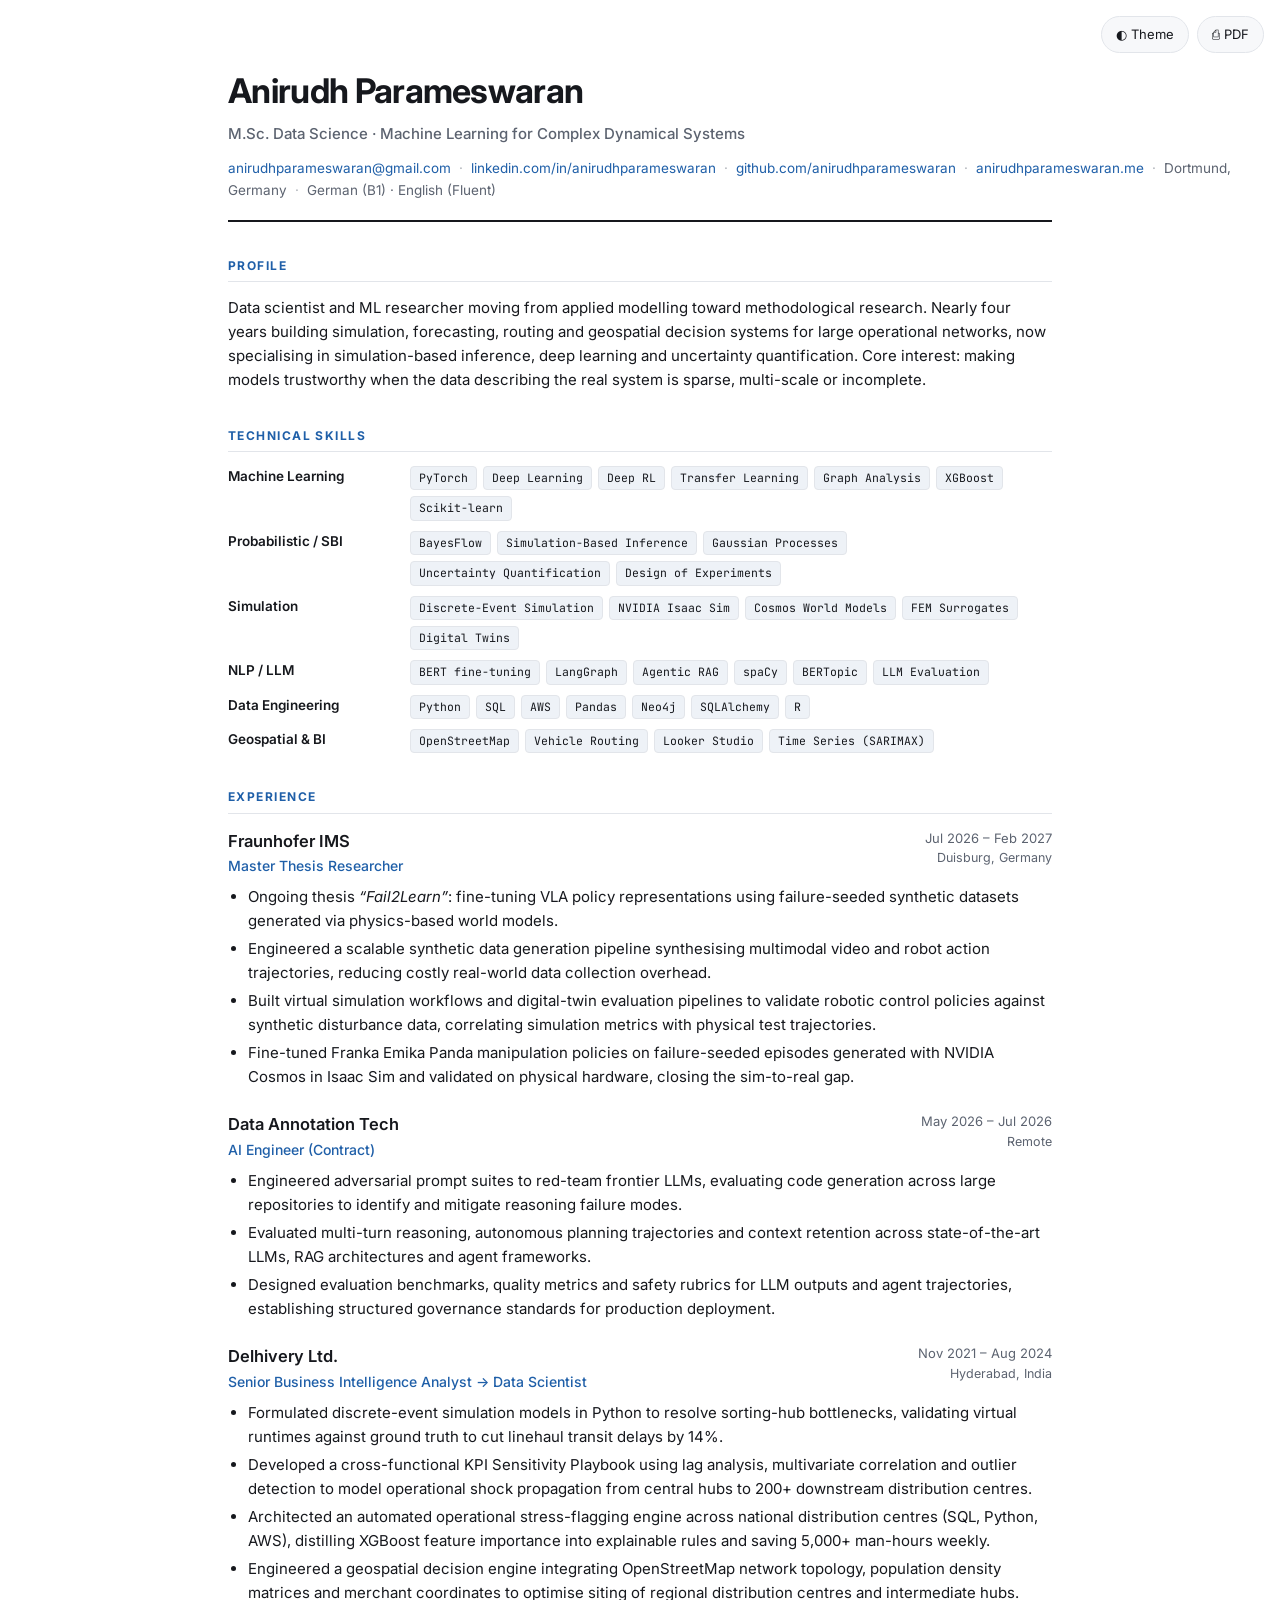
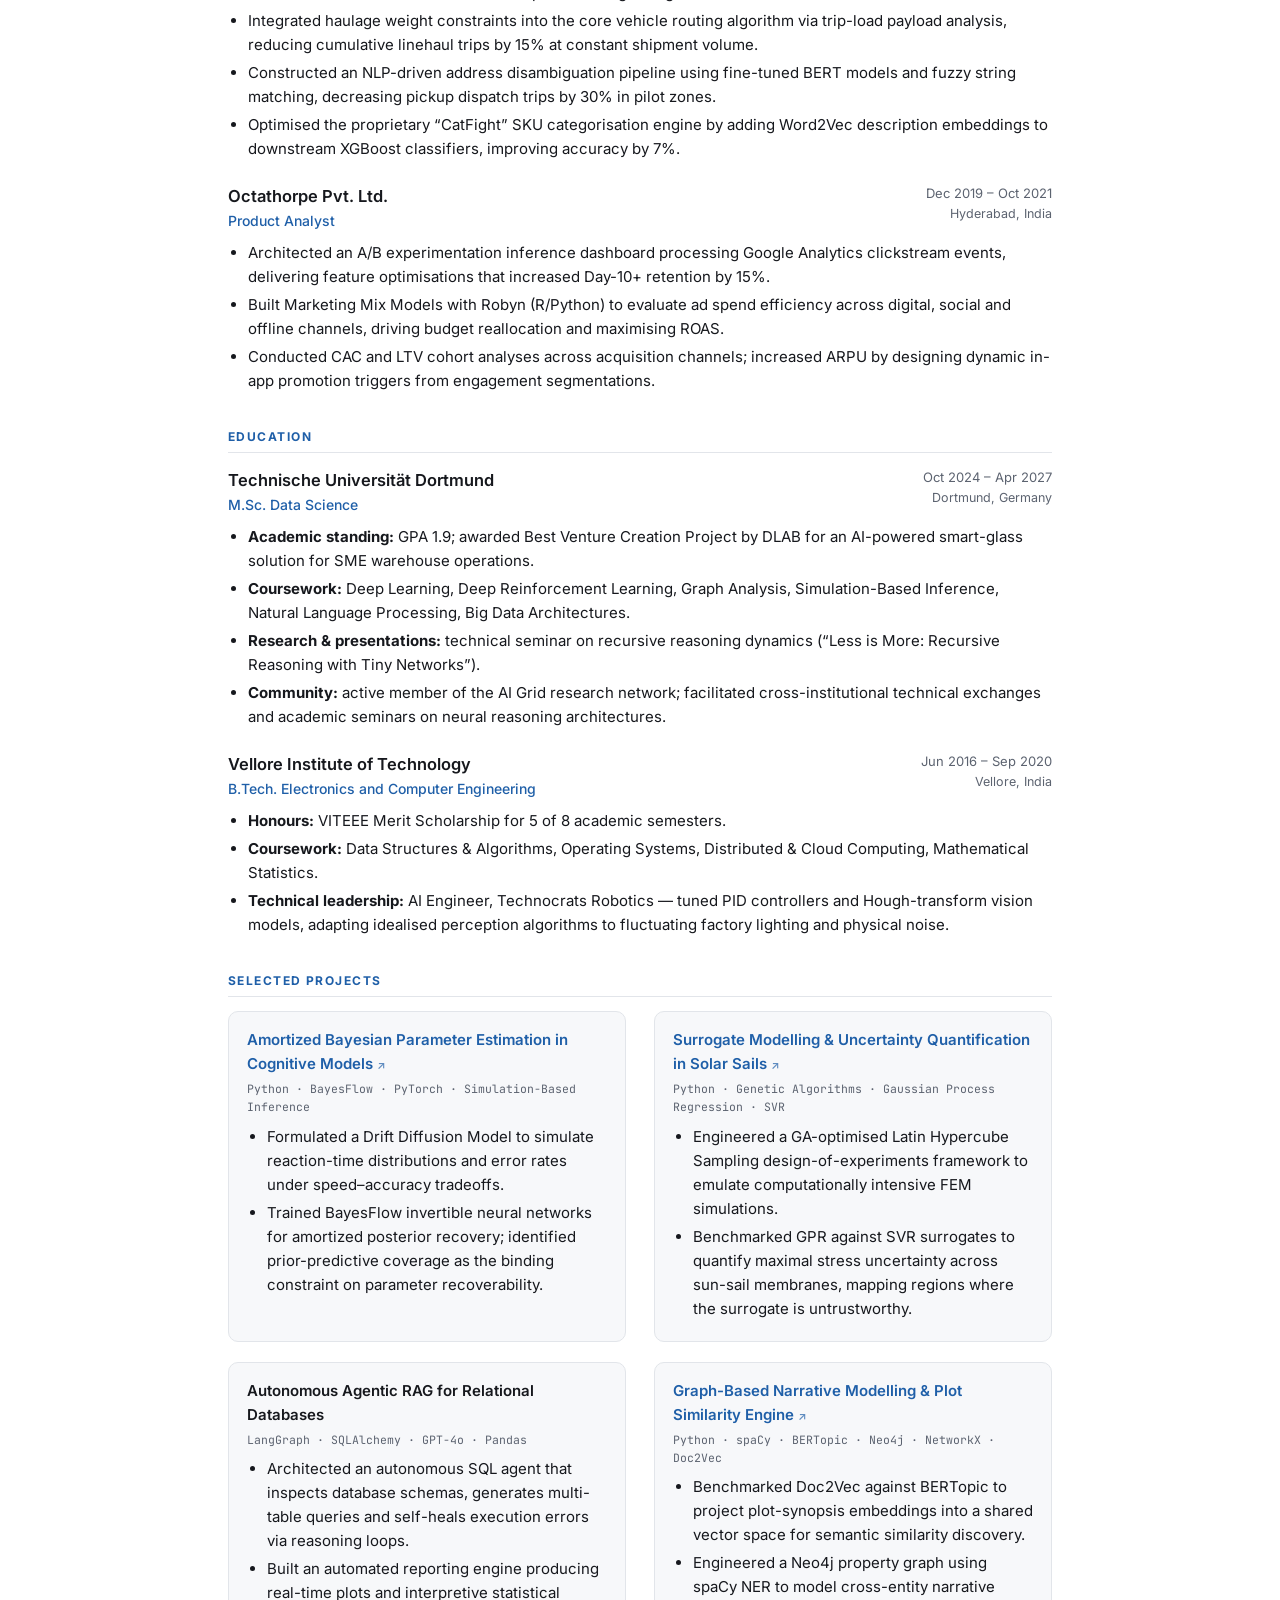
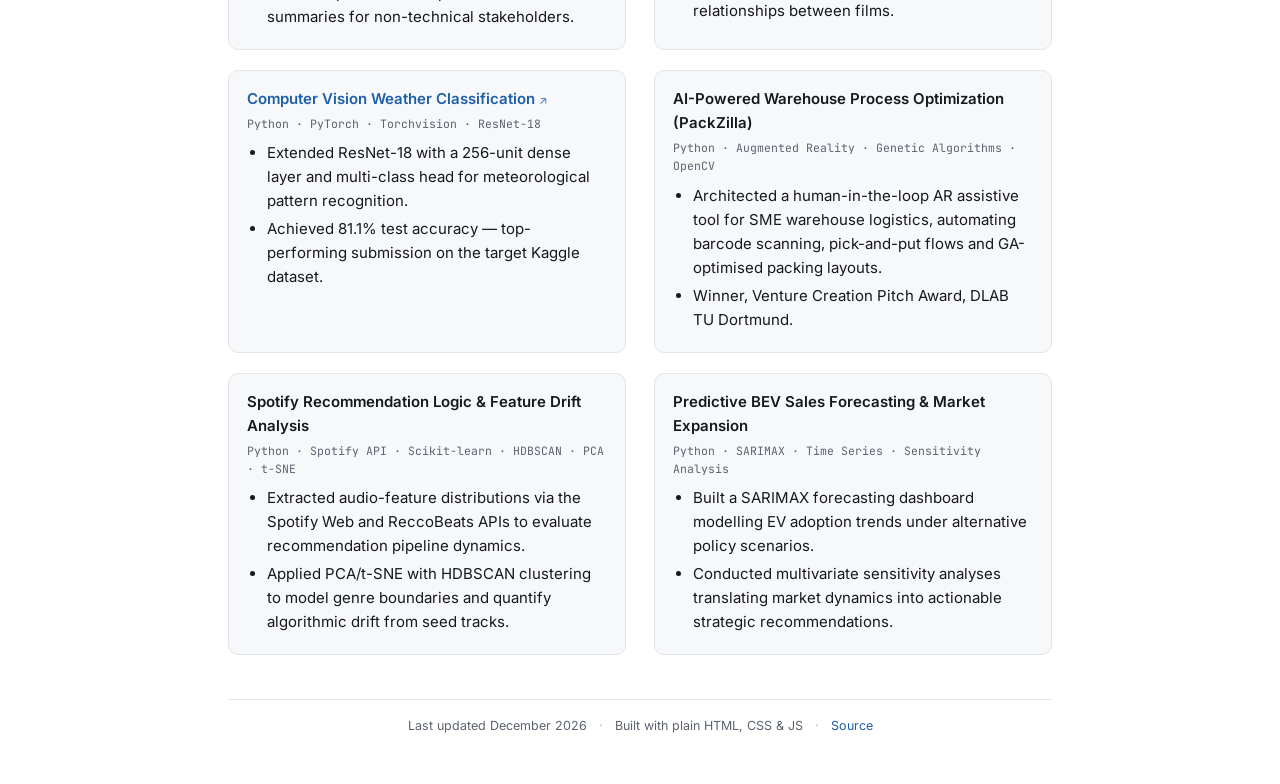
<file: index.html>
<!DOCTYPE html>
<html lang="en" data-theme="light">
<head>
  <meta charset="UTF-8" />
  <meta name="viewport" content="width=device-width, initial-scale=1.0" />
  <title>Anirudh Parameswaran — Data Science &amp; ML Research</title>
  <meta name="description" content="Résumé of Anirudh Parameswaran — M.Sc. Data Science (TU Dortmund), machine learning, simulation-based inference, Earth observation." />
  <meta name="author" content="Anirudh Parameswaran" />

  <!-- Open Graph -->
  <meta property="og:title" content="Anirudh Parameswaran — Résumé" />
  <meta property="og:description" content="Machine learning, simulation-based inference, and data science." />
  <meta property="og:type" content="profile" />

  <link rel="preconnect" href="https://fonts.googleapis.com" />
  <link rel="preconnect" href="https://fonts.gstatic.com" crossorigin />
  <link href="https://fonts.googleapis.com/css2?family=Inter:wght@400;500;600;700&family=JetBrains+Mono:wght@400;500&display=swap" rel="stylesheet" />
  <link rel="stylesheet" href="assets/css/style.css" />
</head>
<body>
  <div class="toolbar no-print">
    <button id="themeToggle" type="button" aria-label="Toggle colour theme">◐ Theme</button>
    <button id="printBtn" type="button" aria-label="Print or save as PDF">⎙ PDF</button>
  </div>

  <main class="page" id="resume">
    <header class="masthead" id="masthead"></header>
    <section id="summary"></section>
    <section id="skills"></section>
    <section id="experience"></section>
    <section id="education"></section>
    <section id="projects"></section>
    <footer class="footer" id="footer"></footer>
  </main>

  <script src="assets/js/data.js"></script>
  <script src="assets/js/app.js"></script>
</body>
</html>
</file>
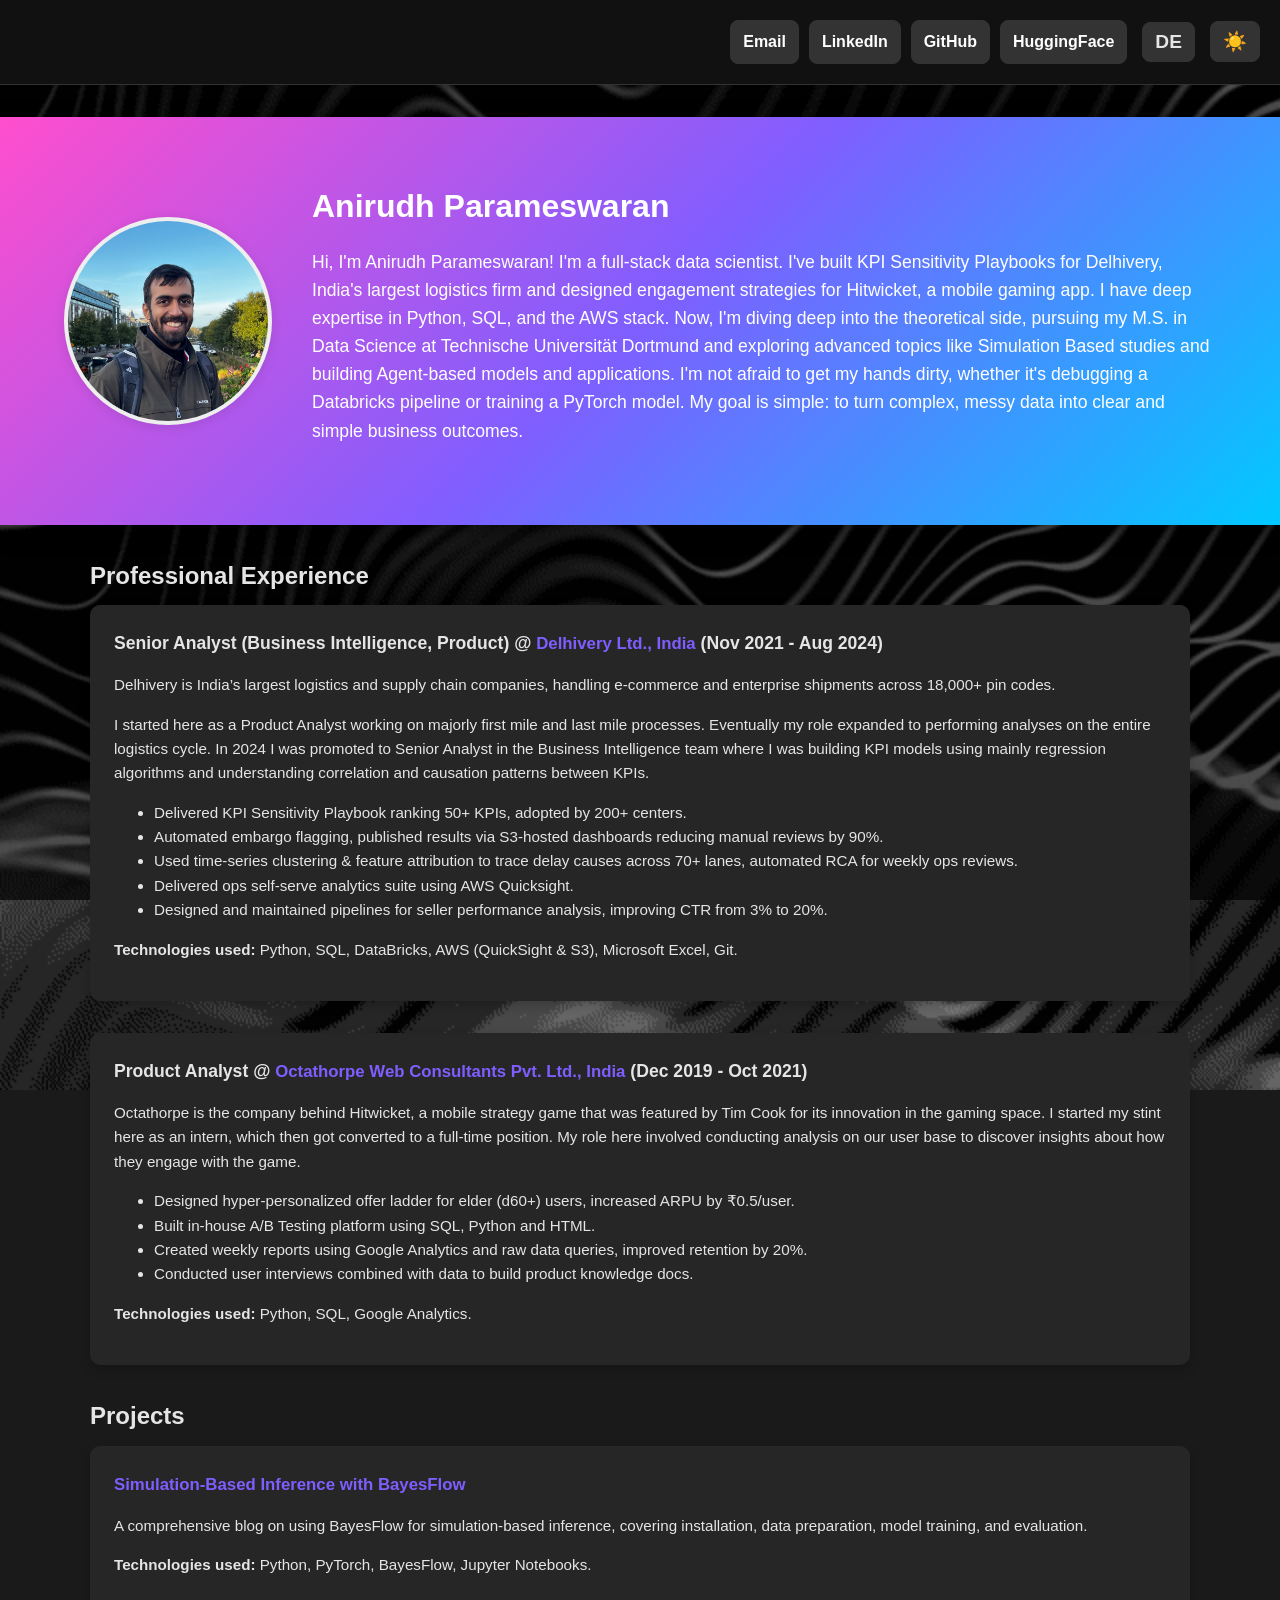
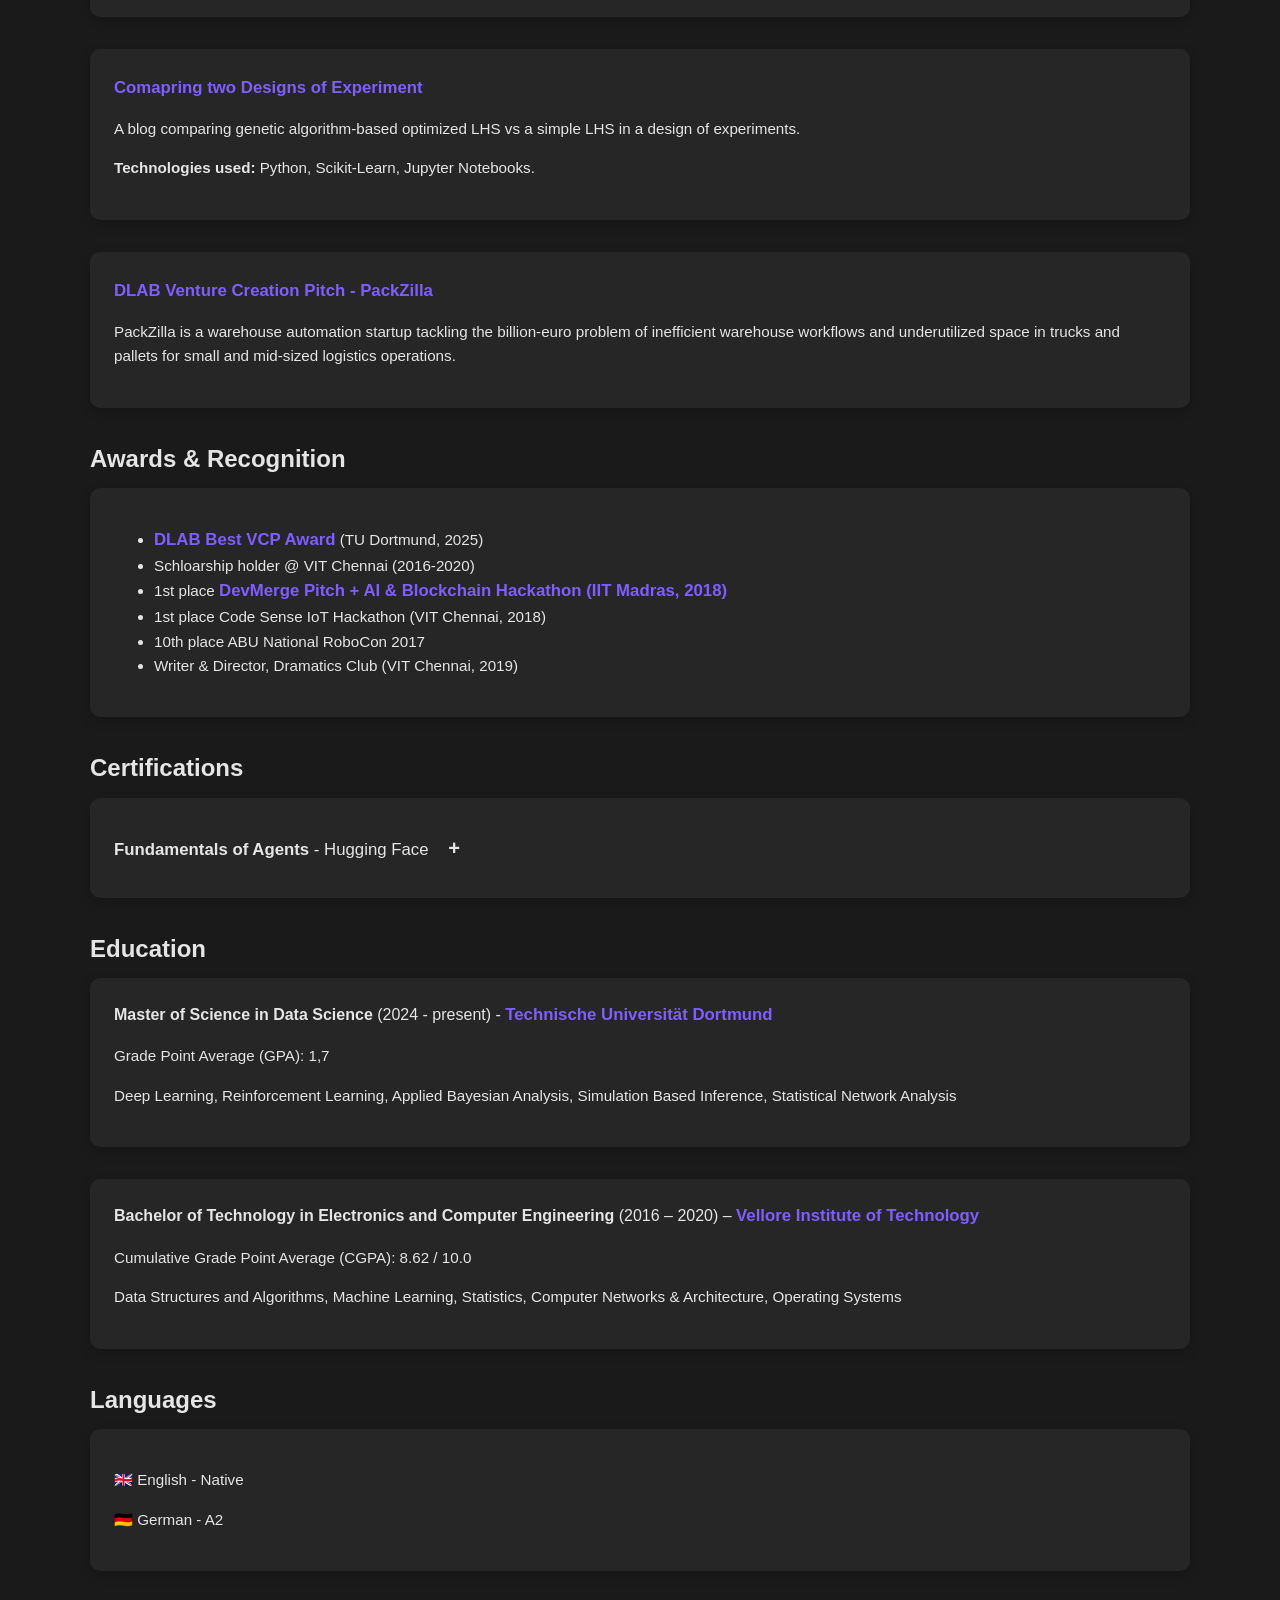
<file: backup/index.html>
<!DOCTYPE html>
<html lang="en">
<head>
  <meta charset="UTF-8">
  <meta name="description" content="Anirudh Parameswaran's Data Science and AI Portfolio. Data Scientist experienced in Python, SQL, AWS, and Machine Learning.">
  <meta name="google-site-verification" content="HrU-pLUY8LVALM1vBz6lawh7CKOhhq_u2yKP85nhKgg" />
  <title>Anirudh Parameswaran</title>
  <link rel="stylesheet" href="styles.css?v=1">
  <link rel="icon" type="image/png" href="assets/images/ghost.png?v=1">
</head>
<body>

  <header>
    <div class="header-controls">
      <div class="social-links">
        <a class="header-link" href="mailto:anirudhparameswaran@gmail.com" title="Email">Email</a>
        <a class="header-link" href="https://www.linkedin.com/in/anirudhparameswaran/" title="LinkedIn">LinkedIn</a>
        <a class="header-link" href="https://github.com/anirudhparameswaran" title="GitHub">GitHub</a>
        <a class="header-link" href="https://huggingface.co/eepyweepy" title="HuggingFace">HuggingFace</a>
      </div>
      <button class="lang-toggle" id="langToggle">DE</button> 
      <button class="theme-toggle" id="themeToggle"><span id="themeToggleIcon">☀️</span></button>
    </div>
  </header>

  <section class="hero">
    <div class="profile-pic-container">
      <img src="profile_pics/IMG_9669.jpeg" alt="Profile picture - Anirudh Parameswaran" class="profile-pic">
    </div>
    <div>
      <h1>Anirudh Parameswaran</h1>
        <p>Hi, I'm Anirudh Parameswaran! I'm a full-stack data scientist. I've built KPI Sensitivity Playbooks for Delhivery, India's largest logistics firm and designed engagement strategies for Hitwicket, a mobile gaming app. I have deep expertise in Python, SQL, and the AWS stack. Now, I'm diving deep into the theoretical side, pursuing my M.S. in Data Science at Technische Universität Dortmund and exploring advanced topics like Simulation Based studies and building Agent-based models and applications. I'm not afraid to get my hands dirty, whether it's debugging a Databricks pipeline or training a PyTorch model. My goal is simple: to turn complex, messy data into clear and simple business outcomes.
        </p>
    </div>
  </section>

  <section class="section">
    <h2>Professional Experience</h2>

    <div class="card">
      <h3>Senior Analyst (Business Intelligence, Product) @ 
        <a class = "card-link" href="https://www.delhivery.com/">Delhivery Ltd., India</a>
        <span>(Nov 2021 - Aug 2024)</span>
      </h3>
      <p>Delhivery is India’s largest logistics and supply chain companies, handling e-commerce and enterprise shipments across 18,000+ pin codes.</p>
      <p>I started here as a Product Analyst working on majorly first mile and last mile processes. Eventually my role expanded to performing analyses on the entire logistics cycle. In 2024 I was promoted to Senior Analyst in the Business Intelligence team where I was building KPI models using mainly regression algorithms and understanding correlation and causation patterns between KPIs.</p>
      <ul>
        <li>Delivered KPI Sensitivity Playbook ranking 50+ KPIs, adopted by 200+ centers.</li>
        <li>Automated embargo flagging, published results via S3-hosted dashboards reducing manual reviews by 90%.</li>
        <li>Used time-series clustering & feature attribution to trace delay causes across 70+ lanes, automated RCA for weekly ops reviews.</li>
        <li>Delivered ops self-serve analytics suite using AWS Quicksight.</li>
        <li>Designed and maintained pipelines for seller performance analysis, improving CTR from 3% to 20%.</li>
      </ul>
      <p><strong>Technologies used:</strong> Python, SQL, DataBricks, AWS (QuickSight & S3), Microsoft Excel, Git.</p>
    </div>

    <div class="card">
      <h3>Product Analyst @ 
        <a class = "card-link" href="https://hitwicket.com/">Octathorpe Web Consultants Pvt. Ltd., India</a>
        <span>(Dec 2019 - Oct 2021)</span>
      </h3>
      <p>Octathorpe is the company behind Hitwicket, a mobile strategy game that was featured by Tim Cook for its innovation in the gaming space. I started my stint here as an intern, which then got converted to a full-time position. My role here involved conducting analysis on our user base to discover insights about how they engage with the game.</p>
      <ul>
        <li>Designed hyper-personalized offer ladder for elder (d60+) users, increased ARPU by ₹0.5/user.</li>
        <li>Built in-house A/B Testing platform using SQL, Python and HTML.</li>
        <li>Created weekly reports using Google Analytics and raw data queries, improved retention by 20%.</li>
        <li>Conducted user interviews combined with data to build product knowledge docs.</li>
      </ul>
      <p><strong>Technologies used:</strong> Python, SQL, Google Analytics.</p>
    </div>
  </section>

  <section class="section">
    <h2>Projects</h2>

    <div class="card">
      <h3><a class = "card-link" href="bayesflow.html">Simulation-Based Inference with BayesFlow</a></h3>
      <p>A comprehensive blog on using BayesFlow for simulation-based inference, covering installation, data preparation, model training, and evaluation.</p>
      <p><strong>Technologies used:</strong> Python, PyTorch, BayesFlow, Jupyter Notebooks.</p>
    </div>

    <div class="card">
      <h3><a class = "card-link" href="design_of_experiments.html">Comapring two Designs of Experiment</a></h3>
      <p>A blog comparing genetic algorithm-based optimized LHS vs a simple LHS in a design of experiments.</p>
      <p><strong>Technologies used:</strong> Python, Scikit-Learn, Jupyter Notebooks.</p>
    </div>

    <div class="card">
      <h3><a class = "card-link" href="https://packzilla.framer.ai/">DLAB Venture Creation Pitch - PackZilla</a></h3>
      <p>PackZilla is a warehouse automation startup tackling the billion-euro problem of inefficient warehouse workflows and underutilized space in trucks and pallets for small and mid-sized logistics operations.</p>
    </div>
  </section>

  <section class="section">
  <h2>Awards & Recognition</h2>
    <div class="card">
      <ul>
        <li><a class="card-link" href="https://www.dlab-tu-dortmund.de/projects/packzilla/">DLAB Best VCP Award</a> (TU Dortmund, 2025)</li>
        <li>Schloarship holder @ VIT Chennai (2016-2020)</li> 
        <li>1st place <a class="card-link" href="https://www.hackathon.com/event/blockchain-and-ai-hackathon-5bbb5b20dee1580004a2e416">DevMerge Pitch + AI & Blockchain Hackathon (IIT Madras, 2018)</a></li>
        <li>1st place Code Sense IoT Hackathon (VIT Chennai, 2018)</li>
        <li>10th place ABU National RoboCon 2017</li>
        <li>Writer & Director, Dramatics Club (VIT Chennai, 2019)</li>
      </ul>
    </div>
  </section>

  <!-- <section class="section">
    <h2>Certifications</h2>
    <div class="card">
      <p><strong>Fundamentals of Agents</strong> - Hugging Face</p>
      <img class = "certificate" src="assets/images/Fundamentals of Agents Certificate - Hugging Face.png?v=0" alt="Fundamentals of Agents Certificate">
    </div>
  </section> -->

  <section class="section">
    <h2>Certifications</h2>
    <div class="card">
      <div class="collapsible-header">
        <p><strong>Fundamentals of Agents</strong> - Hugging Face <span class="toggle-icon">+</span></p>
      </div>
      <div class="collapsible-content">
        <img class = "certificate" src="assets/images/Fundamentals of Agents Certificate - Hugging Face.png?v=0" alt="Fundamentals of Agents Certificate">
      </div>
    </div>
  </section>

  <section class="section">
    <h2>Education</h2>
    <div class="card">
      <strong>Master of Science in Data Science</strong> (2024 - present) - <a class="card-link" href="https://www.tu-dortmund.de/">Technische Universität Dortmund</a>
        <p>Grade Point Average (GPA): 1,7</p>
        <p>Deep Learning, Reinforcement Learning, Applied Bayesian Analysis, Simulation Based Inference, Statistical Network Analysis</p>
    </div>
    <div class="card">
      <strong>Bachelor of Technology in Electronics and Computer Engineering</strong> (2016 – 2020) – <a class="card-link" href="https://vit.ac.in/">Vellore Institute of Technology</a>
        <p>Cumulative Grade Point Average (CGPA): 8.62 / 10.0</p>
        <p>Data Structures and Algorithms, Machine Learning, Statistics, Computer Networks & Architecture, Operating Systems</p>

    </div>
  </section>

  <section class="section">
    <h2>Languages</h2>
    <div class="card">
      <p>🇬🇧 English - Native</p>
      <p>🇩🇪 German - A2</p>
  </div>
  </section>

  <script>
    const toggle = document.getElementById("themeToggle");
    const body = document.body;

    toggle.addEventListener("click", () => {
      body.classList.toggle("light");
      if (body.classList.contains("light")) {
        toggle.textContent = "🌙";
      } else {
        toggle.textContent = "☀️";
      }
    });

  // --- Collapsible Functionality ---
    // --- Collapsible Functionality ---
    const collapsibleHeader = document.querySelector('.collapsible-header');

    if (collapsibleHeader) {
      collapsibleHeader.addEventListener('click', function() {
        // Toggle the active class on the header itself
        this.classList.toggle('active');
        
        // Find the next element, which is the content
        const content = this.nextElementSibling;
        
        // Find the icon element
        const icon = this.querySelector('.toggle-icon'); 
        
        // Toggle the active class on the content
        content.classList.toggle('active');
        
        // Change the icon based on the active state
        if (content.classList.contains('active')) {
            icon.textContent = '−'; // Change to minus when open
        } else {
            icon.textContent = '+'; // Change to plus when closed
        }
      });
    }
  </script>

</body>
</html>
</file>
<file: assets/css/style.css>
:root {
  --bg: #ffffff;
  --surface: #f7f8fa;
  --text: #16181d;
  --muted: #5c6370;
  --accent: #1f5fa8;
  --border: #e2e5ea;
  --tag-bg: #eef2f7;
  --maxw: 880px;
}
[data-theme="dark"] {
  --bg: #0f1115;
  --surface: #161922;
  --text: #e6e8ee;
  --muted: #9aa2b1;
  --accent: #6fa8ff;
  --border: #262b36;
  --tag-bg: #1d2230;
}

* { box-sizing: border-box; }
html { -webkit-text-size-adjust: 100%; }
body {
  margin: 0;
  background: var(--bg);
  color: var(--text);
  font-family: "Inter", system-ui, -apple-system, "Segoe UI", sans-serif;
  font-size: 15px;
  line-height: 1.6;
  transition: background .2s ease, color .2s ease;
}
a { color: var(--accent); text-decoration: none; }
a:hover { text-decoration: underline; }

/* toolbar */
.toolbar {
  position: fixed; top: 16px; right: 16px; display: flex; gap: 8px; z-index: 50;
}
.toolbar button {
  font: inherit; font-size: 13px; cursor: pointer;
  background: var(--surface); color: var(--text);
  border: 1px solid var(--border); border-radius: 999px;
  padding: 7px 14px; transition: all .15s ease;
}
.toolbar button:hover { border-color: var(--accent); color: var(--accent); }

/* page */
.page { max-width: var(--maxw); margin: 0 auto; padding: 64px 28px 48px; }

/* masthead */
.masthead { border-bottom: 2px solid var(--text); padding-bottom: 18px; margin-bottom: 8px; }
.name { font-size: 34px; font-weight: 700; letter-spacing: -.02em; margin: 0; }
.tagline { margin: 4px 0 12px; color: var(--muted); font-size: 15px; font-weight: 500; }
.contact-line { margin: 0; font-size: 13.5px; color: var(--muted); }
.sep { margin: 0 8px; opacity: .5; }

/* sections */
section { margin-top: 34px; }
.section-title {
  font-size: 12px; font-weight: 700; letter-spacing: .12em; text-transform: uppercase;
  color: var(--accent); margin: 0 0 14px; padding-bottom: 6px; border-bottom: 1px solid var(--border);
}
.summary-text { margin: 0; }

/* skills */
.skills-grid { display: flex; flex-direction: column; gap: 10px; }
.skill-row { display: grid; grid-template-columns: 170px 1fr; gap: 12px; align-items: start; }
.skill-label { font-weight: 600; font-size: 13.5px; }
.skill-tags { display: flex; flex-wrap: wrap; gap: 6px; }
.tag {
  font-family: "JetBrains Mono", ui-monospace, monospace; font-size: 11.5px;
  background: var(--tag-bg); border: 1px solid var(--border);
  padding: 2px 8px; border-radius: 4px; color: var(--text);
}

/* entries */
.entry { margin-bottom: 22px; }
.entry-head { display: flex; justify-content: space-between; gap: 16px; flex-wrap: wrap; }
.entry-title { font-size: 16.5px; font-weight: 600; margin: 0; }
.entry-sub { margin: 1px 0 0; color: var(--accent); font-size: 14px; font-weight: 500; }
.entry-meta { display: flex; flex-direction: column; align-items: flex-end; font-size: 13px; color: var(--muted); white-space: nowrap; }
.entry-loc { font-size: 12.5px; }
.bullets { margin: 8px 0 0; padding-left: 20px; }
.bullets li { margin-bottom: 4px; }

/* projects */
.project-grid { display: grid; grid-template-columns: 1fr 1fr; gap: 20px 28px; }
.project { background: var(--surface); border: 1px solid var(--border); border-radius: 10px; padding: 16px 18px; margin: 0; }
.project .entry-title { font-size: 15px; }
.stack { margin: 4px 0 0; font-family: "JetBrains Mono", monospace; font-size: 11.5px; color: var(--muted); }
.ext { font-size: 11px; opacity: .7; }

/* footer */
.footer { margin-top: 44px; padding-top: 16px; border-top: 1px solid var(--border); font-size: 12.5px; color: var(--muted); text-align: center; }

/* responsive */
@media (max-width: 720px) {
  .page { padding: 72px 18px 40px; }
  .name { font-size: 27px; }
  .skill-row, .project-grid { grid-template-columns: 1fr; }
  .entry-meta { align-items: flex-start; }
}

/* print / PDF */
@media print {
  :root { --bg: #fff; --surface: #fff; --text: #000; --muted: #444; --accent: #003d82; --border: #bbb; --tag-bg: #fff; }
  html, body { background: #fff !important; color: #000 !important; font-size: 10pt; }
  .no-print { display: none !important; }
  .page { max-width: 100%; padding: 0; }
  @page { margin: 14mm 14mm; }
  section { margin-top: 16pt; page-break-inside: avoid; }
  .entry, .project { page-break-inside: avoid; }
  .project-grid { grid-template-columns: 1fr; gap: 10pt; }
  .project { border: none; padding: 0; background: none; }
  a { color: #000 !important; text-decoration: none; }
}
</file>
<file: backup/styles.css>
/* Theme variables */
    :root {
      --bg: #1a1a1a;
      --text: #e5e5e5;
      --card-bg: #262626;
      --accent: #7f5eff;
      --accent-hover: #2936536e;
      --header-bg: #111;
      --header-link-bg: #333; /* New variable for header link background */
      --header-link-text: white;
    }
    .light {
      --bg: #fafafa !important;
      --text: #111;
      --card-bg: #f1f1f1;
      --accent: #7f5eff;
      --accent-hover: #2936536e;
      --header-bg: #fff;
      --header-link-bg: #eee;
      --header-link-text: #333;
      background-image: none !important;
    }

    /* Base styles */
    body {
      margin: 0;
      font-family: "Inter", Arial, sans-serif;
      
      /* --- BACKGROUND GIF STYLES START HERE --- */
      background-image: url('assets/images/wave.gif');
      background-size: cover; /* Ensures the GIF covers the entire viewport */
      background-repeat: no-repeat; /* Prevents the GIF from tiling */
      background-attachment: fixed; /* Keeps the GIF fixed when scrolling */
      background-position: center center; /* Centers the GIF */
      /* --- BACKGROUND GIF STYLES END HERE --- */
      
      /* Retain existing theme settings */
      background-color: var(--bg); /* This acts as a fallback color */
      color: var(--text);
      line-height: 1.6;
      transition: background-color 0.4s, color 0.4s;
    }

    body::before {
    content: "";
    position: fixed;
    top: 0;
    left: 0;
    width: 100%;
    height: 100%;
    /* Creates a dark, semi-transparent layer over the GIF */
    background-color: rgba(0, 0, 0, 0.7); 
    z-index: -1; /* Puts the overlay behind your main content */
    }

    .light::before {
    background-color: transparent;
    }

    a {
      text-decoration: none;
      color: inherit;
    }

    h1, h2, h3 {
      margin: 0 0 10px;
    }

    /* --- Header Layout & Styles --- */
    header {
      /* Adjusted padding/layout since header-controls now manage full layout */
      padding: 20px;
      display: block; /* Remove flex from header itself */
      background: var(--header-bg);
      border-bottom: 1px solid #333;
      position: sticky;
      top: 0;
      z-index: 10;
      transition: background 0.4s;
      width: 100%;
      box-sizing: border-box;
    }

    .header-controls {
      /* Align controls (social links and theme toggle) to the top right */
      display: flex;
      justify-content: flex-end;
      align-items: center;
      gap: 15px; /* Space between the social links group and the toggle button */
    }
    
    .social-links {
      display: flex;
      gap: 10px; /* Space between the link buttons */
    }

    .header-link {
      text-decoration: none;
      padding: 8px 12px;
      border-radius: 8px;
      font-size: 1em;
      font-weight: bold;
      transition: background-color 0.3s, color 0.3s, border-color 0.3s;
      border: 1px solid var(--header-link-bg); 
      
      /* Dark/Light Mode responsiveness via variables */
      background-color: var(--header-link-bg);
      color: var(--header-link-text);
    }

    .header-link:hover {
      background-color: var(--accent);
      border-color: var(--accent);
      color: white; /* Ensure text is white on accent hover */
    }
    
    header .logo {
      font-weight: bold;
      font-size: 1.2rem;
      color: var(--text);
    }

    header .menu {
      /* This rule might not be needed anymore due to .header-controls */
      display: flex;
      gap: 1rem;
      align-items: center;
    }

    .theme-toggle {
      /* Updated styling for a better button look */
      padding: 8px 12px;
      border-radius: 8px;
      font-size: 1.2em;
      cursor: pointer;
      transition: background-color 0.3s, color 0.3s;
      border: 1px solid;
      
      /* Default (Dark Mode) Styles */
      background-color: var(--header-link-bg);
      color: var(--text);
      border-color: var(--header-link-bg);
    }
    
    .light .theme-toggle {
      background-color: var(--header-link-bg);
      color: var(--text);
      border-color: var(--header-link-bg);
    }

    .theme-toggle:hover {
      background: var(--accent);
      color: white;
      border-color: var(--accent);
    }


    /* --- Hero section Layout (Image and Text Side-by-Side) --- */
    .hero {
      /* Added Flexbox to enable side-by-side layout */
      display: flex; 
      align-items: center; 
      gap: 40px; 
      text-align: left; /* Override previous center alignment */

      background: linear-gradient(135deg, #ff4ecd, #7f5eff, #00c9ff);
      padding: 4rem 4rem;
      margin: 2rem auto;
      color: white;
      box-shadow: 0 6px 20px rgba(0,0,0,0.4);
      transition: transform 0.4s;
    }
    .hero:hover {
      transform: translateY(-5px);
    }

    .hero-text {
      /* Allows the text content to take up the remaining space */
      flex-grow: 1;
      min-width: 0; 
    }
    
    .hero h1 {
      font-size: 2rem;
      margin-top: 0; /* Ensure no margin pushes text down */
    }

    .hero p {
      margin: 1rem 0; /* Adjusted margin for side-by-side layout */
      font-size: 1.1rem;
    }

    .hero button {
      background: var(--header-bg);
      color: var(--text);
      padding: 0.75rem 1.5rem;
      border: none;
      border-radius: 8px;
      cursor: pointer;
      font-weight: bold;
      transition: all 0.3s ease;
    }
    .hero button:hover {
      background: var(--text);
      color: var(--bg);
      transform: scale(1.05);
    }
    
    /* --- Profile Image Styling --- */
    .profile-pic-container {
      flex-shrink: 0; /* Prevents the image container from shrinking */
      width: 200px; 
      height: 200px;
      border-radius: 50%;
      overflow: hidden;
      border: 4px solid #eee; /* Kept the border from your old style */
      box-shadow: 0 2px 12px rgba(0,0,0,0.10);
      background: #fff;
      margin: 0; /* Reset margins */
    }
    
    .profile-pic {
      width: 100%;
      height: 100%;
      object-fit: cover;
      display: block;
      border: none; /* Removed the redundant border/shadow */
    }

    /* --- Sections --- */
    .section {
      max-width: 1100px;
      margin: 2rem auto;
      padding: 0 2rem;
    }

    .cards {
      display: grid;
      gap: 1.5rem;
      grid-template-columns: repeat(auto-fit, minmax(260px, 1fr));
    }

    .card {
      background: var(--card-bg);
      padding: 1.5rem;
      border-radius: 10px;
      box-shadow: 0 4px 12px rgba(0,0,0,0.2);
      transition: transform 0.3s, background 0.3s;
      margin-bottom: 2rem;
    }
    .card:hover {
      transform: translateY(-6px);
      background: var(--accent-hover);
      color: #fff;
    }

    .card h3 {
      margin-bottom: 0.5rem;
      font-size: 1.1rem;
      color: var(--text);
      transition: color 0.3s;
    }

    .card p, ul {
      font-size: 0.95rem;
      color: var(--text);
      transition: color 0.3s;
    }

    .card-link {
      color: var(--accent);
      font-weight: bold;
      font-size: 1.05rem;
      transition: color 0.3s, text-decoration 0.3s;
      text-decoration: underline dotted transparent;
    }
    .card-link:hover {
      color: black;
      text-decoration: underline solid black;
    }

    .certificate {
      width: 400px;
      height: auto;
      border-radius: 8px;
      box-shadow: 0 4px 12px rgba(0,0,0,0.2);
      margin: auto;
      display: block;
    }

    /* --- Media Queries --- */
    @media (max-width: 1200px) {
      body > header, .hero, .section {
        max-width: 95vw;
      }
    }

    @media (max-width: 768px) {
      /* Hero Layout for Mobile */
      .hero {
          flex-direction: column; /* Stacks the image and text vertically */
          text-align: center; /* Centers the text content */
          padding: 2rem 1rem; /* Reduced padding for mobile */
      }

      .profile-pic-container {
          margin-bottom: 20px; /* Adds space below the image when stacked */
      }
      
      .hero h1 {
        font-size: 1.8rem;
      }
      
      .certificate {
        width: 100%; /* Make certificate image responsive */
      }
    }
    
    /* --- Collapsible Styles for Certificates --- */

    .collapsible-header {
        cursor: pointer;
        padding: 10px 0;
        margin-bottom: 0;
        color: var(--text);
        /* Make it a flex container to push the icon to the right */
        display: flex;
        justify-content: space-between; 
        align-items: center;
    }

    .collapsible-header p {
        margin: 0;
        font-size: 1.05rem;
        font-weight: 500;
        /* Ensure the text itself doesn't take up the full width, allowing the icon to be pushed right */
        flex-grow: 1; 
    }

    .collapsible-content {
        max-height: 0;
        overflow: hidden;
        transition: max-height 0.4s ease-in-out; 
    }

    .collapsible-content.active {
        max-height: 2000px;
        padding-top: 10px;
    }

    .toggle-icon {
        /* Styles for the new icon (+/-) */
        font-size: 1.2em; /* Slightly larger for better visibility */
        font-weight: bold;
        margin-left: 15px; /* Add more space between text and icon */
        transition: transform 0.3s, color 0.3s;
    }

    .collapsible-header.active .toggle-icon {
        /* When active (open), change the '+' to a '−' */
        content: "−"; 
    }

    /* Fix certificate image margin when inside collapsible */
    .certificate {
        margin-top: 0; 
        margin-bottom: 0;
    }

    /* --- Language Toggle Button Styles --- */

    .lang-toggle {
        /* Style consistency with theme-toggle */
        padding: 8px 12px;
        border-radius: 8px;
        font-size: 1.2em;
        cursor: pointer;
        transition: all 0.3s ease;
        font-weight: bold;
        
        /* Default (Dark Mode) Styles */
        background-color: var(--header-link-bg);
        color: var(--text);
        border: 1px solid var(--header-link-bg);
    }

    .light .lang-toggle {
        /* Light Mode Styles */
        background-color: var(--header-link-bg);
        color: var(--text);
        border-color: var(--header-link-bg);
    }

    .lang-toggle:hover {
        background: var(--accent);
        color: white;
        border-color: var(--accent);
}
</file>
